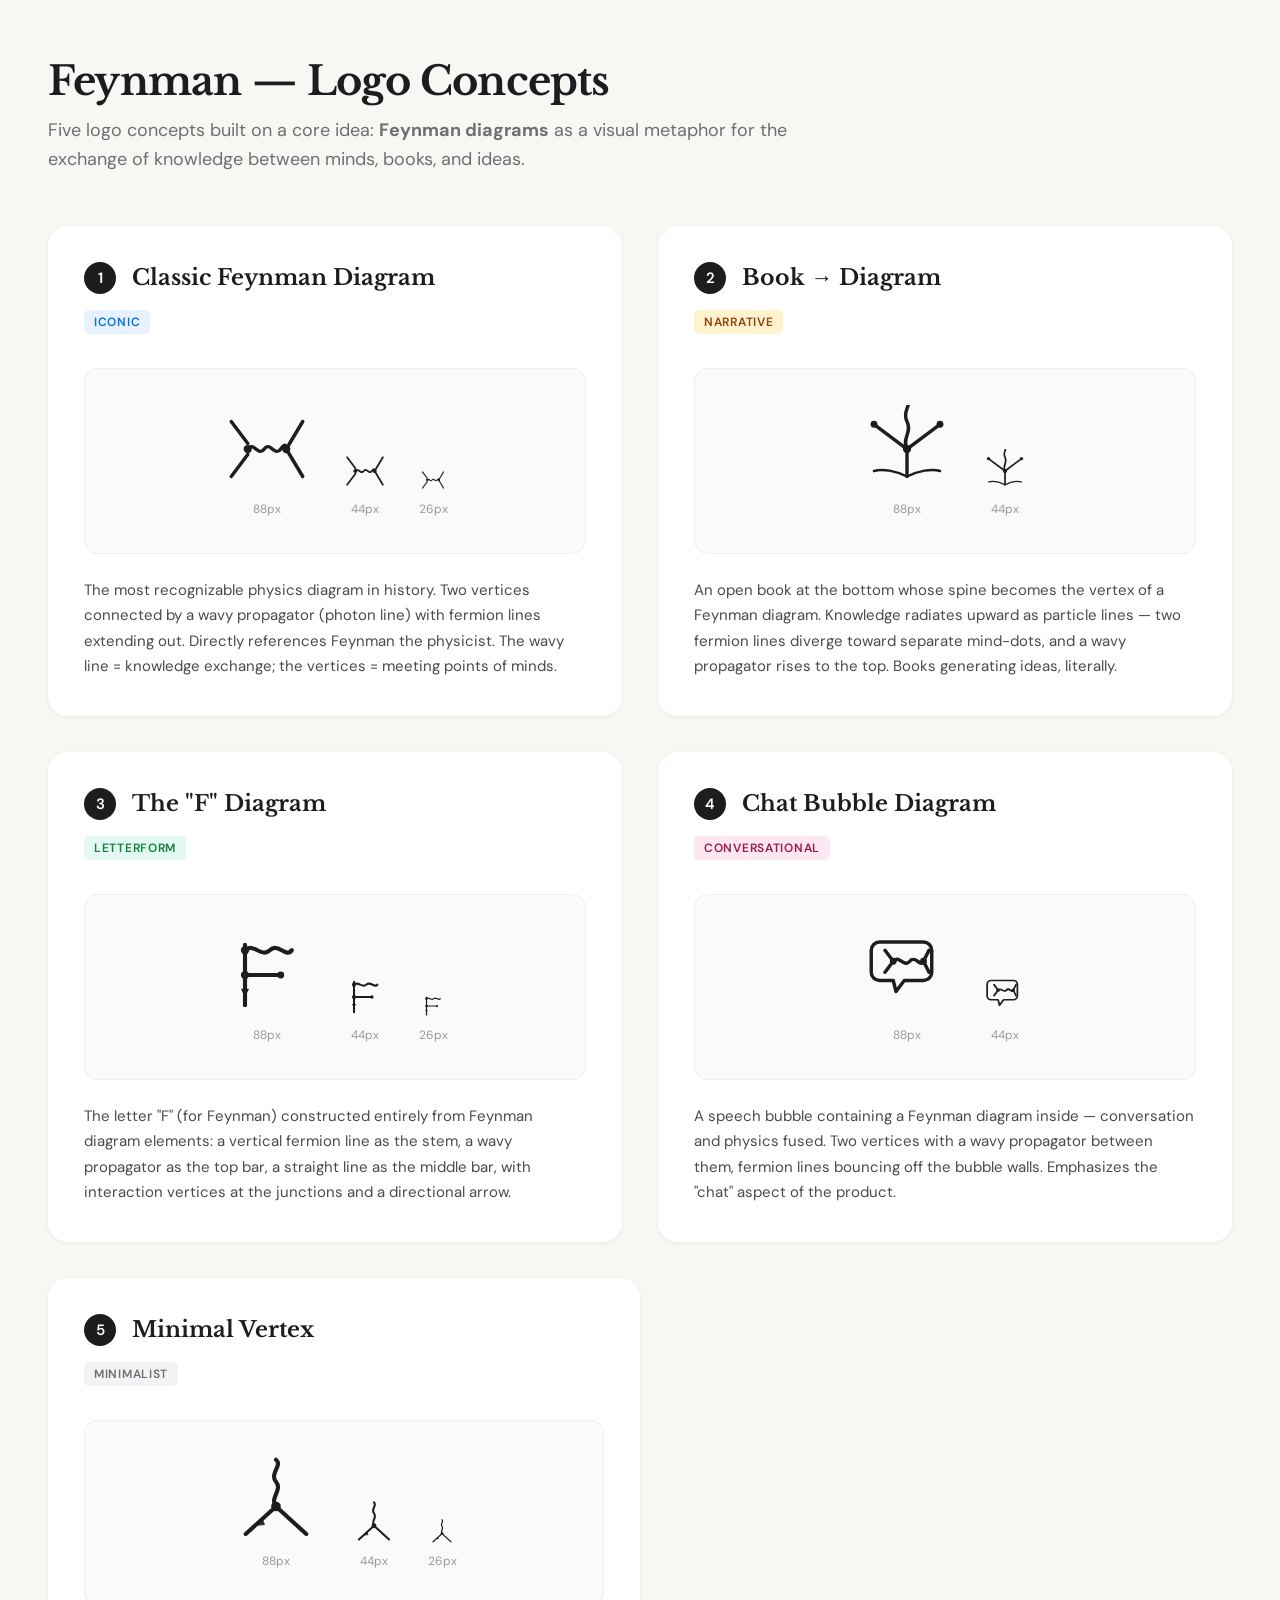
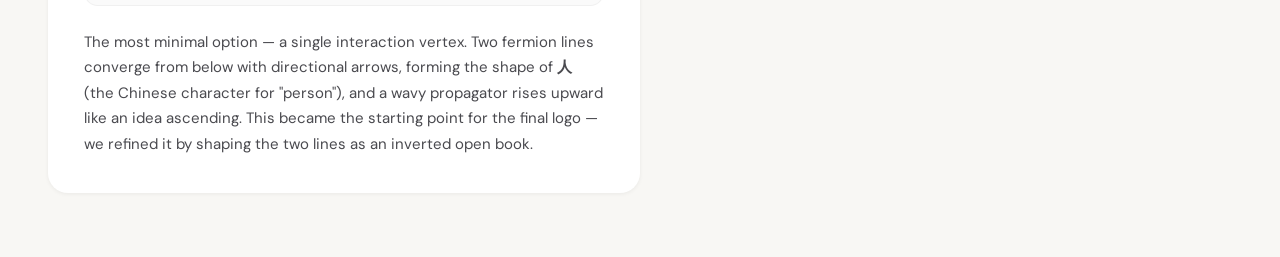
<file: app/static/logo-readme-capture.html>
<!DOCTYPE html>
<html lang="en">
<head>
<meta charset="utf-8">
<title>Feynman Logo Concepts</title>
<link href="https://fonts.googleapis.com/css2?family=Libre+Baskerville:wght@400;700&family=DM+Sans:wght@400;500;600&display=swap" rel="stylesheet">
<style>
  * { margin: 0; padding: 0; box-sizing: border-box; }
  body { background: #f8f7f4; font-family: 'DM Sans', sans-serif; color: #1d1d1f; padding: 56px 48px 64px; }
  h1 { font-family: 'Libre Baskerville', serif; font-size: 40px; font-weight: 700; margin-bottom: 10px; letter-spacing: -0.02em; }
  .subtitle { font-size: 18px; color: #6e6e73; margin-bottom: 52px; max-width: 780px; line-height: 1.6; }
  .grid { display: grid; grid-template-columns: 1fr 1fr; gap: 36px; }
  .card { background: #fff; border-radius: 20px; padding: 36px; box-shadow: 0 1px 4px rgba(0,0,0,0.06); }
  .card.full { grid-column: 1 / -1; max-width: 50%; }
  .card-header { display: flex; align-items: center; gap: 16px; margin-bottom: 16px; }
  .card-num { font-size: 15px; font-weight: 600; color: #fff; background: #1d1d1f; width: 32px; height: 32px; border-radius: 50%; display: flex; align-items: center; justify-content: center; flex-shrink: 0; }
  .card-title { font-family: 'Libre Baskerville', serif; font-size: 22px; font-weight: 700; }
  .tag { display: inline-block; font-size: 12px; font-weight: 600; letter-spacing: 0.06em; text-transform: uppercase; padding: 4px 10px; border-radius: 5px; margin-bottom: 14px; }
  .tag.iconic { background: #e8f2fe; color: #0071e3; }
  .tag.narrative { background: #fef3cd; color: #92400e; }
  .tag.rec { background: #e3f8f0; color: #15803d; }
  .tag.conv { background: #fce7f3; color: #9d174d; }
  .tag.min { background: #f3f3f5; color: #6e6e73; }
  .logo-row { display: flex; align-items: flex-end; justify-content: center; gap: 32px; margin: 20px 0 24px; padding: 36px 20px; background: #fafafa; border-radius: 14px; border: 1px solid rgba(0,0,0,0.04); }
  .logo-row.dark-row { background: #1c1c1e; }
  .logo-item { display: flex; flex-direction: column; align-items: center; gap: 8px; }
  .logo-size-label { font-size: 12px; color: #999; }
  .dark-row .logo-size-label { color: #666; }
  .description { font-size: 15px; line-height: 1.7; color: #4a4a4f; }
</style>
</head>
<body>
  <h1>Feynman — Logo Concepts</h1>
  <p class="subtitle">Five logo concepts built on a core idea: <strong>Feynman diagrams</strong> as a visual metaphor for the exchange of knowledge between minds, books, and ideas.</p>

  <div class="grid">

    <!-- 1: Classic Feynman Diagram -->
    <div class="card">
      <div class="card-header">
        <div class="card-num">1</div>
        <div class="card-title">Classic Feynman Diagram</div>
      </div>
      <span class="tag iconic">iconic</span>
      <div class="logo-row">
        <div class="logo-item">
          <svg viewBox="0 0 64 64" width="88" height="88">
            <line x1="6" y1="12" x2="18" y2="28" fill="none" stroke="#1d1d1f" stroke-width="2.5" stroke-linecap="round"/>
            <line x1="6" y1="52" x2="18" y2="36" fill="none" stroke="#1d1d1f" stroke-width="2.5" stroke-linecap="round"/>
            <circle cx="18" cy="32" r="3" fill="#1d1d1f"/>
            <path d="M18,32 C22,26 26,38 30,32 C34,26 38,38 42,32 C46,26 46,32 46,32" fill="none" stroke="#1d1d1f" stroke-width="2.5" stroke-linecap="round"/>
            <circle cx="46" cy="32" r="3" fill="#1d1d1f"/>
            <line x1="46" y1="32" x2="58" y2="12" fill="none" stroke="#1d1d1f" stroke-width="2.5" stroke-linecap="round"/>
            <line x1="46" y1="32" x2="58" y2="52" fill="none" stroke="#1d1d1f" stroke-width="2.5" stroke-linecap="round"/>
          </svg>
          <span class="logo-size-label">88px</span>
        </div>
        <div class="logo-item">
          <svg viewBox="0 0 64 64" width="44" height="44">
            <line x1="6" y1="12" x2="18" y2="28" fill="none" stroke="#1d1d1f" stroke-width="2.5" stroke-linecap="round"/>
            <line x1="6" y1="52" x2="18" y2="36" fill="none" stroke="#1d1d1f" stroke-width="2.5" stroke-linecap="round"/>
            <circle cx="18" cy="32" r="3" fill="#1d1d1f"/>
            <path d="M18,32 C22,26 26,38 30,32 C34,26 38,38 42,32 C46,26 46,32 46,32" fill="none" stroke="#1d1d1f" stroke-width="2.5" stroke-linecap="round"/>
            <circle cx="46" cy="32" r="3" fill="#1d1d1f"/>
            <line x1="46" y1="32" x2="58" y2="12" fill="none" stroke="#1d1d1f" stroke-width="2.5" stroke-linecap="round"/>
            <line x1="46" y1="32" x2="58" y2="52" fill="none" stroke="#1d1d1f" stroke-width="2.5" stroke-linecap="round"/>
          </svg>
          <span class="logo-size-label">44px</span>
        </div>
        <div class="logo-item">
          <svg viewBox="0 0 64 64" width="26" height="26">
            <line x1="6" y1="12" x2="18" y2="28" fill="none" stroke="#1d1d1f" stroke-width="2.5" stroke-linecap="round"/>
            <line x1="6" y1="52" x2="18" y2="36" fill="none" stroke="#1d1d1f" stroke-width="2.5" stroke-linecap="round"/>
            <circle cx="18" cy="32" r="3" fill="#1d1d1f"/>
            <path d="M18,32 C22,26 26,38 30,32 C34,26 38,38 42,32 C46,26 46,32 46,32" fill="none" stroke="#1d1d1f" stroke-width="2.5" stroke-linecap="round"/>
            <circle cx="46" cy="32" r="3" fill="#1d1d1f"/>
            <line x1="46" y1="32" x2="58" y2="12" fill="none" stroke="#1d1d1f" stroke-width="2.5" stroke-linecap="round"/>
            <line x1="46" y1="32" x2="58" y2="52" fill="none" stroke="#1d1d1f" stroke-width="2.5" stroke-linecap="round"/>
          </svg>
          <span class="logo-size-label">26px</span>
        </div>
      </div>
      <p class="description">The most recognizable physics diagram in history. Two vertices connected by a wavy propagator (photon line) with fermion lines extending out. Directly references Feynman the physicist. The wavy line = knowledge exchange; the vertices = meeting points of minds.</p>
    </div>

    <!-- 2: Book → Diagram -->
    <div class="card">
      <div class="card-header">
        <div class="card-num">2</div>
        <div class="card-title">Book → Diagram</div>
      </div>
      <span class="tag narrative">narrative</span>
      <div class="logo-row">
        <div class="logo-item">
          <svg viewBox="0 0 64 64" width="88" height="88">
            <line x1="32" y1="52" x2="32" y2="32" fill="none" stroke="#1d1d1f" stroke-width="2.5" stroke-linecap="round" stroke-linejoin="round"/>
            <circle cx="32" cy="32" r="3" fill="#1d1d1f"/>
            <line x1="32" y1="32" x2="8" y2="14" fill="none" stroke="#1d1d1f" stroke-width="2.5" stroke-linecap="round"/>
            <line x1="32" y1="32" x2="56" y2="14" fill="none" stroke="#1d1d1f" stroke-width="2.5" stroke-linecap="round"/>
            <path d="M32,32 C28,24 36,20 32,12 C28,4 36,0 32,-4" fill="none" stroke="#1d1d1f" stroke-width="2.5" stroke-linecap="round"/>
            <circle cx="8" cy="14" r="2.5" fill="#1d1d1f"/>
            <circle cx="56" cy="14" r="2.5" fill="#1d1d1f"/>
            <path d="M32,52 C24,48 14,46 8,48" fill="none" stroke="#1d1d1f" stroke-width="1.8" stroke-linecap="round"/>
            <path d="M32,52 C40,48 50,46 56,48" fill="none" stroke="#1d1d1f" stroke-width="1.8" stroke-linecap="round"/>
          </svg>
          <span class="logo-size-label">88px</span>
        </div>
        <div class="logo-item">
          <svg viewBox="0 0 64 64" width="44" height="44">
            <line x1="32" y1="52" x2="32" y2="32" fill="none" stroke="#1d1d1f" stroke-width="2.5" stroke-linecap="round"/>
            <circle cx="32" cy="32" r="3" fill="#1d1d1f"/>
            <line x1="32" y1="32" x2="8" y2="14" fill="none" stroke="#1d1d1f" stroke-width="2.5" stroke-linecap="round"/>
            <line x1="32" y1="32" x2="56" y2="14" fill="none" stroke="#1d1d1f" stroke-width="2.5" stroke-linecap="round"/>
            <path d="M32,32 C28,24 36,20 32,12 C28,4 36,0 32,-4" fill="none" stroke="#1d1d1f" stroke-width="2.5" stroke-linecap="round"/>
            <circle cx="8" cy="14" r="2.5" fill="#1d1d1f"/>
            <circle cx="56" cy="14" r="2.5" fill="#1d1d1f"/>
            <path d="M32,52 C24,48 14,46 8,48" fill="none" stroke="#1d1d1f" stroke-width="1.8" stroke-linecap="round"/>
            <path d="M32,52 C40,48 50,46 56,48" fill="none" stroke="#1d1d1f" stroke-width="1.8" stroke-linecap="round"/>
          </svg>
          <span class="logo-size-label">44px</span>
        </div>
      </div>
      <p class="description">An open book at the bottom whose spine becomes the vertex of a Feynman diagram. Knowledge radiates upward as particle lines — two fermion lines diverge toward separate mind-dots, and a wavy propagator rises to the top. Books generating ideas, literally.</p>
    </div>

    <!-- 3: The "F" Diagram -->
    <div class="card">
      <div class="card-header">
        <div class="card-num">3</div>
        <div class="card-title">The "F" Diagram</div>
      </div>
      <span class="tag rec">letterform</span>
      <div class="logo-row">
        <div class="logo-item">
          <svg viewBox="0 0 64 64" width="88" height="88">
            <line x1="16" y1="10" x2="16" y2="54" fill="none" stroke="#1d1d1f" stroke-width="3" stroke-linecap="round"/>
            <circle cx="16" cy="14" r="3" fill="#1d1d1f"/>
            <path d="M16,14 C22,8 28,20 34,14 C40,8 46,20 50,14" fill="none" stroke="#1d1d1f" stroke-width="3" stroke-linecap="round"/>
            <circle cx="16" cy="32" r="3" fill="#1d1d1f"/>
            <line x1="16" y1="32" x2="42" y2="32" fill="none" stroke="#1d1d1f" stroke-width="3" stroke-linecap="round"/>
            <circle cx="42" cy="32" r="2.5" fill="#1d1d1f"/>
            <polygon fill="#1d1d1f" points="13,42 16,48 19,42"/>
          </svg>
          <span class="logo-size-label">88px</span>
        </div>
        <div class="logo-item">
          <svg viewBox="0 0 64 64" width="44" height="44">
            <line x1="16" y1="10" x2="16" y2="54" fill="none" stroke="#1d1d1f" stroke-width="3" stroke-linecap="round"/>
            <circle cx="16" cy="14" r="3" fill="#1d1d1f"/>
            <path d="M16,14 C22,8 28,20 34,14 C40,8 46,20 50,14" fill="none" stroke="#1d1d1f" stroke-width="3" stroke-linecap="round"/>
            <circle cx="16" cy="32" r="3" fill="#1d1d1f"/>
            <line x1="16" y1="32" x2="42" y2="32" fill="none" stroke="#1d1d1f" stroke-width="3" stroke-linecap="round"/>
            <circle cx="42" cy="32" r="2.5" fill="#1d1d1f"/>
            <polygon fill="#1d1d1f" points="13,42 16,48 19,42"/>
          </svg>
          <span class="logo-size-label">44px</span>
        </div>
        <div class="logo-item">
          <svg viewBox="0 0 64 64" width="26" height="26">
            <line x1="16" y1="10" x2="16" y2="54" fill="none" stroke="#1d1d1f" stroke-width="3" stroke-linecap="round"/>
            <circle cx="16" cy="14" r="3" fill="#1d1d1f"/>
            <path d="M16,14 C22,8 28,20 34,14 C40,8 46,20 50,14" fill="none" stroke="#1d1d1f" stroke-width="3" stroke-linecap="round"/>
            <circle cx="16" cy="32" r="3" fill="#1d1d1f"/>
            <line x1="16" y1="32" x2="42" y2="32" fill="none" stroke="#1d1d1f" stroke-width="3" stroke-linecap="round"/>
            <circle cx="42" cy="32" r="2.5" fill="#1d1d1f"/>
            <polygon fill="#1d1d1f" points="13,42 16,48 19,42"/>
          </svg>
          <span class="logo-size-label">26px</span>
        </div>
      </div>
      <p class="description">The letter "F" (for Feynman) constructed entirely from Feynman diagram elements: a vertical fermion line as the stem, a wavy propagator as the top bar, a straight line as the middle bar, with interaction vertices at the junctions and a directional arrow.</p>
    </div>

    <!-- 4: Chat Bubble Diagram -->
    <div class="card">
      <div class="card-header">
        <div class="card-num">4</div>
        <div class="card-title">Chat Bubble Diagram</div>
      </div>
      <span class="tag conv">conversational</span>
      <div class="logo-row">
        <div class="logo-item">
          <svg viewBox="0 0 64 64" width="88" height="88">
            <path d="M12,8 h32 a6,6 0 0 1 6,6 v16 a6,6 0 0 1 -6,6 h-14 l-6,8 -2,-8 h-10 a6,6 0 0 1 -6,-6 v-16 a6,6 0 0 1 6,-6 z" fill="none" stroke="#1d1d1f" stroke-width="2.5" stroke-linecap="round" stroke-linejoin="round"/>
            <circle cx="22" cy="22" r="2.5" fill="#1d1d1f"/>
            <path d="M22,22 C26,17 30,27 34,22 C38,17 42,27 44,22" fill="none" stroke="#1d1d1f" stroke-width="2.5" stroke-linecap="round"/>
            <circle cx="44" cy="22" r="2.5" fill="#1d1d1f"/>
            <line x1="22" y1="22" x2="16" y2="14" fill="none" stroke="#1d1d1f" stroke-width="2.5" stroke-linecap="round"/>
            <line x1="22" y1="22" x2="16" y2="30" fill="none" stroke="#1d1d1f" stroke-width="2.5" stroke-linecap="round"/>
            <line x1="44" y1="22" x2="48" y2="14" fill="none" stroke="#1d1d1f" stroke-width="2.5" stroke-linecap="round"/>
            <line x1="44" y1="22" x2="48" y2="30" fill="none" stroke="#1d1d1f" stroke-width="2.5" stroke-linecap="round"/>
          </svg>
          <span class="logo-size-label">88px</span>
        </div>
        <div class="logo-item">
          <svg viewBox="0 0 64 64" width="44" height="44">
            <path d="M12,8 h32 a6,6 0 0 1 6,6 v16 a6,6 0 0 1 -6,6 h-14 l-6,8 -2,-8 h-10 a6,6 0 0 1 -6,-6 v-16 a6,6 0 0 1 6,-6 z" fill="none" stroke="#1d1d1f" stroke-width="2.5" stroke-linecap="round" stroke-linejoin="round"/>
            <circle cx="22" cy="22" r="2.5" fill="#1d1d1f"/>
            <path d="M22,22 C26,17 30,27 34,22 C38,17 42,27 44,22" fill="none" stroke="#1d1d1f" stroke-width="2.5" stroke-linecap="round"/>
            <circle cx="44" cy="22" r="2.5" fill="#1d1d1f"/>
            <line x1="22" y1="22" x2="16" y2="14" fill="none" stroke="#1d1d1f" stroke-width="2.5" stroke-linecap="round"/>
            <line x1="22" y1="22" x2="16" y2="30" fill="none" stroke="#1d1d1f" stroke-width="2.5" stroke-linecap="round"/>
            <line x1="44" y1="22" x2="48" y2="14" fill="none" stroke="#1d1d1f" stroke-width="2.5" stroke-linecap="round"/>
            <line x1="44" y1="22" x2="48" y2="30" fill="none" stroke="#1d1d1f" stroke-width="2.5" stroke-linecap="round"/>
          </svg>
          <span class="logo-size-label">44px</span>
        </div>
      </div>
      <p class="description">A speech bubble containing a Feynman diagram inside — conversation and physics fused. Two vertices with a wavy propagator between them, fermion lines bouncing off the bubble walls. Emphasizes the "chat" aspect of the product.</p>
    </div>

    <!-- 5: Minimal Vertex -->
    <div class="card full">
      <div class="card-header">
        <div class="card-num">5</div>
        <div class="card-title">Minimal Vertex</div>
      </div>
      <span class="tag min">minimalist</span>
      <div class="logo-row">
        <div class="logo-item">
          <svg viewBox="0 0 64 64" width="88" height="88">
            <circle cx="32" cy="36" r="3.5" fill="#1d1d1f"/>
            <line x1="10" y1="56" x2="32" y2="36" fill="none" stroke="#1d1d1f" stroke-width="3" stroke-linecap="round"/>
            <line x1="32" y1="36" x2="54" y2="56" fill="none" stroke="#1d1d1f" stroke-width="3" stroke-linecap="round"/>
            <path d="M32,36 C27,30 37,24 32,18 C27,12 37,6 32,2" fill="none" stroke="#1d1d1f" stroke-width="3" stroke-linecap="round"/>
            <polygon fill="#1d1d1f" points="18,50 22.5,45 24,49.5" opacity="0.9"/>
            <polygon fill="#1d1d1f" points="45,49.5 41.5,45 46,50" opacity="0.9"/>
          </svg>
          <span class="logo-size-label">88px</span>
        </div>
        <div class="logo-item">
          <svg viewBox="0 0 64 64" width="44" height="44">
            <circle cx="32" cy="36" r="3.5" fill="#1d1d1f"/>
            <line x1="10" y1="56" x2="32" y2="36" fill="none" stroke="#1d1d1f" stroke-width="3" stroke-linecap="round"/>
            <line x1="32" y1="36" x2="54" y2="56" fill="none" stroke="#1d1d1f" stroke-width="3" stroke-linecap="round"/>
            <path d="M32,36 C27,30 37,24 32,18 C27,12 37,6 32,2" fill="none" stroke="#1d1d1f" stroke-width="3" stroke-linecap="round"/>
            <polygon fill="#1d1d1f" points="18,50 22.5,45 24,49.5" opacity="0.9"/>
            <polygon fill="#1d1d1f" points="45,49.5 41.5,45 46,50" opacity="0.9"/>
          </svg>
          <span class="logo-size-label">44px</span>
        </div>
        <div class="logo-item">
          <svg viewBox="0 0 64 64" width="26" height="26">
            <circle cx="32" cy="36" r="3.5" fill="#1d1d1f"/>
            <line x1="10" y1="56" x2="32" y2="36" fill="none" stroke="#1d1d1f" stroke-width="3" stroke-linecap="round"/>
            <line x1="32" y1="36" x2="54" y2="56" fill="none" stroke="#1d1d1f" stroke-width="3" stroke-linecap="round"/>
            <path d="M32,36 C27,30 37,24 32,18 C27,12 37,6 32,2" fill="none" stroke="#1d1d1f" stroke-width="3" stroke-linecap="round"/>
            <polygon fill="#1d1d1f" points="18,50 22.5,45 24,49.5" opacity="0.9"/>
            <polygon fill="#1d1d1f" points="45,49.5 41.5,45 46,50" opacity="0.9"/>
          </svg>
          <span class="logo-size-label">26px</span>
        </div>
      </div>
      <p class="description">The most minimal option — a single interaction vertex. Two fermion lines converge from below with directional arrows, forming the shape of <strong>人</strong> (the Chinese character for "person"), and a wavy propagator rises upward like an idea ascending. This became the starting point for the final logo — we refined it by shaping the two lines as an inverted open book.</p>
    </div>

  </div>
</body>
</html>
</file>
